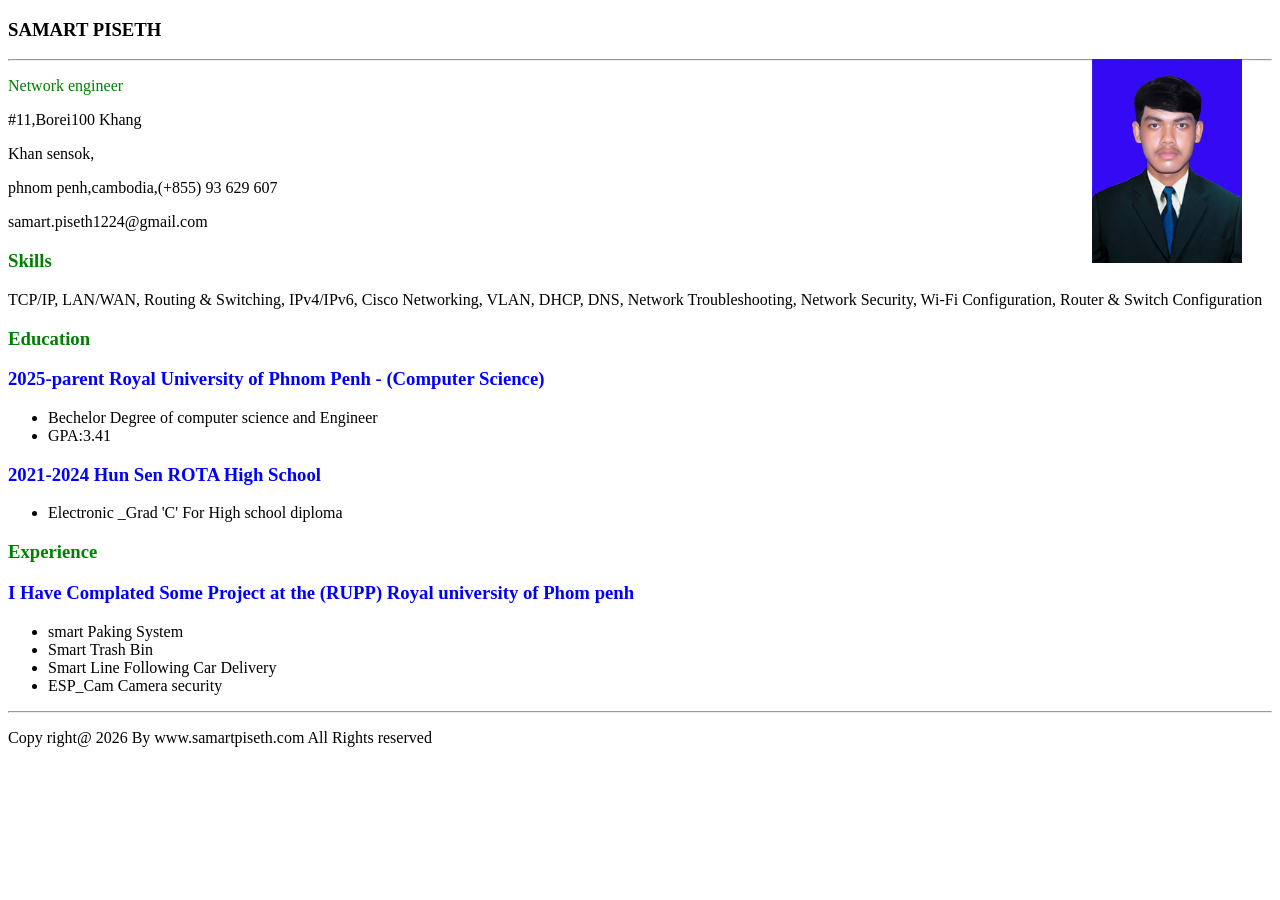
<file: index.html>
<!DOCTYPE html>
<html lang="en">
<head>
    <meta charset="UTF-8">
    <meta name="viewport" content="width=device-width, initial-scale=1.0">
    <title>Document</title>
    <!-- <link rel="stylesheet" href="Java.css"> -->
</head>
<body>

    <h3 style="color:black;" >SAMART PISETH</h3>
    <hr>
     <img src="photo_2026-01-20_00-19-47.jpg" width="150" style="float: right; margin-top: -10px; margin-right: 30px;">
    <p style="color: green;">Network engineer</p>

    <p>#11,Borei100 Khang</p>
    <p> Khan sensok,</p>
    <p>phnom penh,cambodia,</
    <P>(+855) 93 629 607 </P>
    <p>samart.piseth1224@gmail.com</p>


    <h3 style="color:green">Skills</h3>
    <p>
    
     TCP/IP, LAN/WAN,
Routing & Switching, IPv4/IPv6,
Cisco Networking, VLAN, DHCP, DNS,
Network Troubleshooting, Network Security,
Wi-Fi Configuration, Router & Switch Configuration
</p>
<h3 style="color: green;">Education</h3>
<h3 style="color:blue">2025-parent Royal University of Phnom Penh - (Computer Science)</h3>
<ul>
<li>Bechelor Degree of computer science and Engineer</li>
<Li>GPA:3.41</li>
</ul>
<h3 style="color: blue;">2021-2024 Hun Sen ROTA High School</h3>
<ul>
    <li>Electronic _Grad 'C' For High school diploma</li>
</ul>
<h3 style="color: green;">Experience</h3>
<h3 style="color: blue;">I Have Complated Some Project at the (RUPP) Royal university of Phom penh</h3>
<ul>
    <li>smart Paking System</li>
    <Li>Smart Trash Bin</Li>
    <li>Smart Line Following Car Delivery</li>
    <li>ESP_Cam Camera security</li>
</ul>
<hr>
<P>Copy right@ 2026 By www.samartpiseth.com All Rights reserved</P>
</body>
</html>
</file>
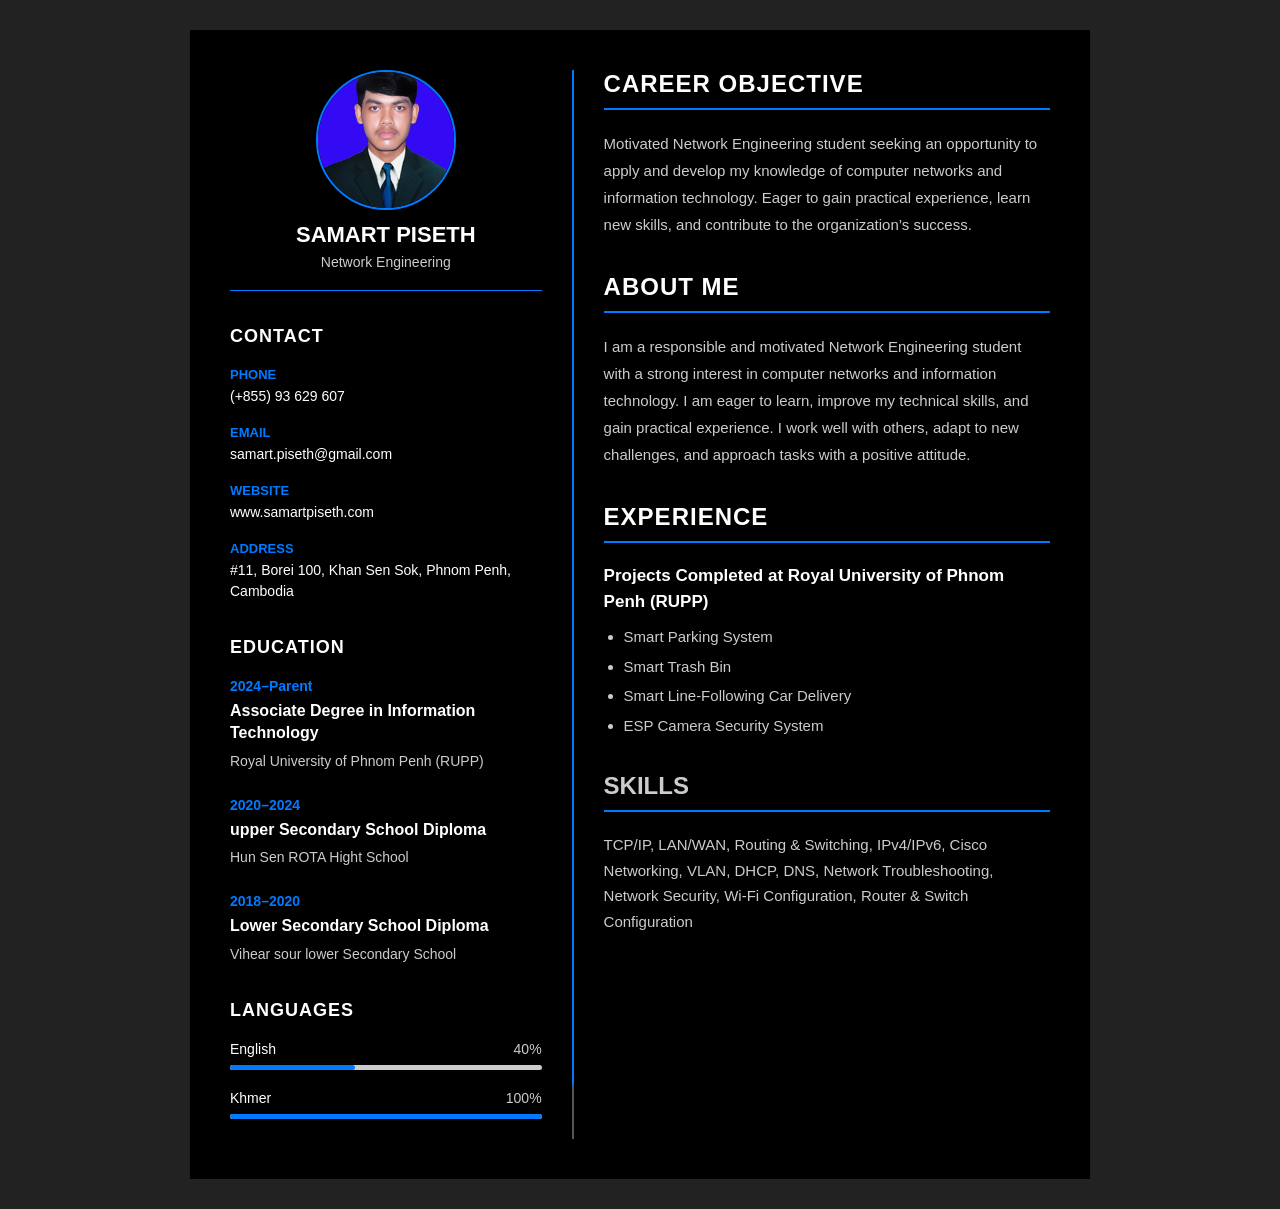
<file: CV.html>
<!DOCTYPE html>
<html lang="en">
<head>
    <meta charset="UTF-8">
    <meta name="viewport" content="width=device-width, initial-scale=1.0">
    <title>Samart Piseth - CV</title>
    <link rel="stylesheet" href="stye.css">
</head>
<body>
    <main class="container">
        <section class="left">
            <div class="profile">
                <div class="dp">
                    <img src="photo_2026-01-20_00-19-47.jpg" alt="Samart Piseth">
                </div>
                <h2>SAMART PISETH</h2>
                <h5>Network Engineering </h5>
            </div>

            <section class="contact">
                <h3>CONTACT</h3>
                <ul>
                    <li>
                        <span class="contact-label">Phone</span>
                        <p>(+855) 93 629 607</p>
                    </li>
                    <li>
                        <span class="contact-label">Email</span>
                        <p>samart.piseth@gmail.com</p>
                    </li>
                    <li>
                        <span class="contact-label">Website</span>
                        <p>www.samartpiseth.com</p>
                    </li>
                    <li>
                        <span class="contact-label">Address</span>
                        <p>#11, Borei 100, Khan Sen Sok, Phnom Penh, Cambodia</p>
                    </li>
                </ul>
            </section>

            <section class="education">
                <h3>EDUCATION</h3>

                <div class="e_box">
                    <h4>2024–Parent</h4>
                    <h2 class="course">Associate Degree in Information Technology</h2>
                    <p>Royal University of Phnom Penh (RUPP)</p>
                </div>

                <div class="e_box">
                    <h4>2020–2024</h4>
                    <h2 class="course">upper Secondary School Diploma</h2>
                    <p>Hun Sen ROTA Hight School</p>
                </div>

                <div class="e_box">
                    <h4>2018–2020</h4>
                    <h2 class="course">Lower Secondary School Diploma</h2>
                    <p>Vihear sour lower Secondary School</p>
                </div>
            </section>

            <section class="languages">
                <h3>LANGUAGES</h3>
                <ul>
                    <li>
                        <div class="language-info">
                            <p>English</p>
                            <span>40%</span>
                        </div>
                        <div class="language-line">
                            <div class="line-fill english"></div>
                        </div>
                    </li>
                    <li>
                        <div class="language-info">
                            <p>Khmer</p>
                            <span>100%</span>
                        </div>
                        <div class="language-line">
                            <div class="line-fill khmer"></div>
                        </div>
                    </li>
                </ul>
            </section>
        </section>

        <div class="vertical-line">
            <div class="vertical-line-fill"></div>
        </div>

        <section class="right">
            <section class="objective">
                <div class="head-name">
                    <h1>CAREER OBJECTIVE</h1>
                    <hr>
                </div>
                <p>
                    Motivated Network Engineering student seeking an opportunity to
                    apply and develop my knowledge of computer networks and information
                    technology. Eager to gain practical experience, learn new skills,
                    and contribute to the organization’s success.
                </p>
            </section>

            <section class="about">
                <div class="head-name">
                    <h1>ABOUT ME</h1>
                    <hr>
                </div>
                <p>
                    I am a responsible and motivated Network Engineering student with a
                    strong interest in computer networks and information technology.
                    I am eager to learn, improve my technical skills, and gain practical
                    experience. I work well with others, adapt to new challenges, and
                    approach tasks with a positive attitude.
                </p>
            </section>

            <section class="experience">
                <div class="head-name">
                    <h1>EXPERIENCE</h1>
                    <hr>
                </div>

                <div class="experience-item">
                    <h2>Projects Completed at Royal University of Phnom Penh (RUPP)</h2>
                    <ul>
                        <li>Smart Parking System</li>
                        <li>Smart Trash Bin</li>
                        <li>Smart Line-Following Car Delivery</li>
                        <li>ESP Camera Security System</li>
                    </ul>
                </div>
            </section>

            <section class="skills">
                <h2>SKILLS</h2>
                <hr>
                <p>
                    TCP/IP, LAN/WAN, Routing &amp; Switching, IPv4/IPv6,
                    Cisco Networking, VLAN, DHCP, DNS, Network Troubleshooting,
                    Network Security, Wi-Fi Configuration, Router &amp; Switch
                    Configuration
                </p>
            </section>
        </section>
    </main>
</body>
</html>
</file>
<file: stye.css>
* {
    margin: 0;
    padding: 0;
    box-sizing: border-box;
    font-family: Arial, sans-serif;
}

body {
    min-height: 100vh;
    padding: 30px;
    background: #222;
    display: flex;
    justify-content: center;
    align-items: center;
}

.container {
    width: 900px;
    min-height: 1000px;
    padding: 40px;
    background: #000;
    display: flex;
    gap: 30px;
}

/* Left column */
.left {
    width: 38%;
    flex-shrink: 0;
}

.profile {
    display: flex;
    flex-direction: column;
    align-items: center;
    padding-bottom: 20px;
    border-bottom: 1px solid #007aff;
    text-align: center;
}

.dp {
    width: 140px;
    height: 140px;
    margin-bottom: 12px;
    overflow: hidden;
    border: 2px solid #007aff;
    border-radius: 50%;
}

.dp img {
    width: 100%;
    height: 100%;
    object-fit: cover;
}

.profile h2 {
    margin-bottom: 6px;
    color: #fff;
    font-size: 22px;
}

.profile h5 {
    color: #ccc;
    font-size: 14px;
    font-weight: normal;
}

/* Contact and education */
.contact,
.education,
.languages {
    margin-top: 35px;
}

.contact h3,
.education h3,
.languages h3 {
    margin-bottom: 20px;
    color: #fff;
    font-size: 18px;
    letter-spacing: 1px;
}

.contact ul,
.languages ul {
    list-style: none;
}

.contact li {
    margin-bottom: 18px;
}

.contact-label {
    display: block;
    margin-bottom: 4px;
    color: #007aff;
    font-size: 13px;
    font-weight: bold;
    text-transform: uppercase;
}

.contact li p {
    color: #fff;
    font-size: 14px;
    line-height: 1.5;
    overflow-wrap: anywhere;
}

.e_box {
    margin-bottom: 25px;
}

.e_box h4 {
    margin-bottom: 6px;
    color: #007aff;
    font-size: 14px;
}

.e_box .course {
    margin-bottom: 6px;
    color: #fff;
    font-size: 16px;
    line-height: 1.4;
}

.e_box p {
    color: #ccc;
    font-size: 14px;
    line-height: 1.5;
}

/* Languages */
.languages li {
    margin-bottom: 20px;
}

.language-info {
    display: flex;
    justify-content: space-between;
    margin-bottom: 8px;
    color: #fff;
    font-size: 14px;
}

.language-info span {
    color: #ccc;
}

.language-line {
    width: 100%;
    height: 5px;
    overflow: hidden;
    border-radius: 10px;
    background: #ccc;
}

.line-fill {
    height: 100%;
    border-radius: 10px;
    background: #007aff;
}

.line-fill.english {
    width: 40%;
}

.line-fill.khmer {
    width: 100%;
}

/* Divider between columns */
.vertical-line {
    width: 2px;
    flex-shrink: 0;
    background: #555;
}

.vertical-line-fill {
    width: 100%;
    height: 95%;
    background: #007aff;
    border-radius: 10px;
}

/* Right column */
.right {
    flex: 1;
    color: #ccc;
}

.objective,
.about,
.experience,
.skills {
    margin-bottom: 35px;
}

.head-name h1 {
    margin-bottom: 10px;
    color: #fff;
    font-size: 24px;
    letter-spacing: 1px;
}

.head-name hr {
    width: 100%;
    margin-bottom: 20px;
    border: 0;
    border-top: 2px solid #007aff;
}

.right p {
    color: #ccc;
    font-size: 15px;
    line-height: 1.8;
}

/* Experience */
.experience-item h2 {
    margin-bottom: 12px;
    color: #fff;
    font-size: 17px;
    line-height: 1.5;
}

.experience-item ul {
    padding-left: 20px;
}

.experience-item li {
    margin-bottom: 7px;
    color: #ccc;
    font-size: 15px;
    line-height: 1.5;
}

/* Skills heading and blue underline */
.skills h2 {
    margin-bottom: 10px;
    color: #ccc;
    font-size: 24px;
}

.skills hr {
    width: 100%;
    margin-bottom: 20px;
    border: 0;
    border-top: 2px solid #007aff;
}

.skills p {
    color: #ccc;
    font-size: 15px;
    line-height: 1.7;
}

/* Mobile layout */
(max-width: 700px) {
    body {
        padding: 15px;
        align-items: flex-start;
    }

    .container {
        width: 100%;
        min-height: auto;
        padding: 25px;
        flex-direction: column;
    }

    .left {
        width: 100%;
    }

    .vertical-line {
        width: 100%;
        height: 2px;
    }

    .vertical-line-fill {
        width: 95%;
        height: 100%;
    }
</file>
